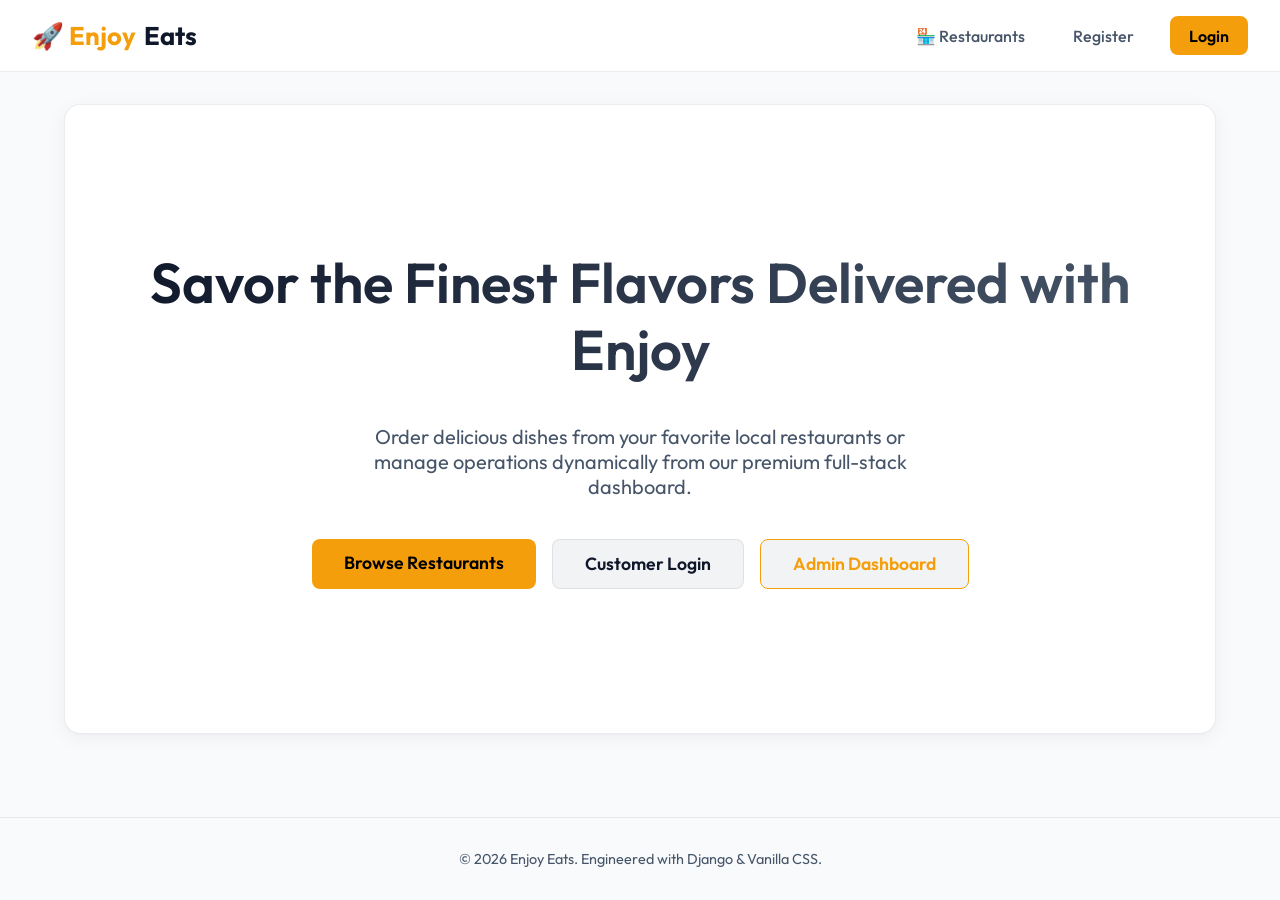
<file: templates/index.html>
<!DOCTYPE html>
<html lang="en">
<head>
    <meta charset="UTF-8">
    <meta name="viewport" content="width=device-width, initial-scale=1.0">
    <title>Enjoy Eats - Premium Food Delivery</title>
    <link rel="stylesheet" href="/static/css/style.css">
    <style>
        .hero {
            display: flex;
            flex-direction: column;
            align-items: center;
            justify-content: center;
            text-align: center;
            min-height: 70vh;
            gap: 1.5rem;
        }
        .hero h1 {
            font-size: 3.5rem;
            line-height: 1.2;
        }
        .hero p {
            font-size: 1.25rem;
            color: var(--text-secondary);
            max-width: 600px;
        }
        .hero-btns {
            display: flex;
            gap: 1rem;
            margin-top: 1rem;
        }
        .hero-btns a {
            padding: 0.8rem 2rem;
            font-size: 1.1rem;
        }
    </style>
</head>
<body>
    <nav class="navbar">
        <a href="/" class="nav-brand"><span>🚀 Enjoy</span> Eats</a>
        <div class="nav-links" id="navLinks">
            <!-- Dynamic Nav Links -->
        </div>
    </nav>

    <div class="container">
        <div class="hero card">
            <h1>Savor the Finest Flavors Delivered with <span>Enjoy</span></h1>
            <p>Order delicious dishes from your favorite local restaurants or manage operations dynamically from our premium full-stack dashboard.</p>
            <div class="hero-btns">
                <a href="/restaurants/" class="btn btn-primary" style="width: auto;">Browse Restaurants</a>
                <a href="/login/" class="btn btn-secondary" style="width: auto;" id="heroLoginBtn">Customer Login</a>
                <a href="/dashboard/" class="btn btn-secondary" style="width: auto; border: 1px solid var(--accent-color); color: var(--accent-color);">Admin Dashboard</a>
            </div>
        </div>
    </div>

    <footer>
        <p>&copy; 2026 Enjoy Eats. Engineered with Django & Vanilla CSS.</p>
    </footer>

    <script>
        // Clear stale Rahul Sharma sessions
        const checkUser = JSON.parse(localStorage.getItem('currentUser'));
        if (checkUser && (checkUser.full_name === 'Rahul Sharma' || checkUser.email === 'rahul@gmail.com')) {
            localStorage.removeItem('currentUser');
            window.location.reload();
        }

        // Check Login State
        document.addEventListener('DOMContentLoaded', () => {
            const user = JSON.parse(localStorage.getItem('currentUser'));
            const navLinks = document.getElementById('navLinks');
            const heroLoginBtn = document.getElementById('heroLoginBtn');

            if (user) {
                // User logged in
                navLinks.innerHTML = `
                    <span style="color: var(--text-secondary); margin-right: 0.5rem;">Hello, <strong>${user.full_name}</strong></span>
                    <a href="/restaurants/" class="nav-link">🏪 Restaurants</a>
                    <a href="/cart/" class="nav-link">🛒 Cart</a>
                    <a href="/orders/" class="nav-link">📦 My Orders</a>
                    <button class="nav-btn" onclick="logout()">Logout</button>
                `;
                if (heroLoginBtn) {
                    heroLoginBtn.textContent = 'View My Orders';
                    heroLoginBtn.href = '/orders/';
                }
            } else {
                // User logged out
                navLinks.innerHTML = `
                    <a href="/restaurants/" class="nav-link">🏪 Restaurants</a>
                    <a href="/register/" class="nav-link">Register</a>
                    <a href="/login/" class="nav-btn">Login</a>
                `;
            }
        });

        function logout() {
            localStorage.removeItem('currentUser');
            window.location.reload();
        }
    </script>
</body>
</html>
</file>
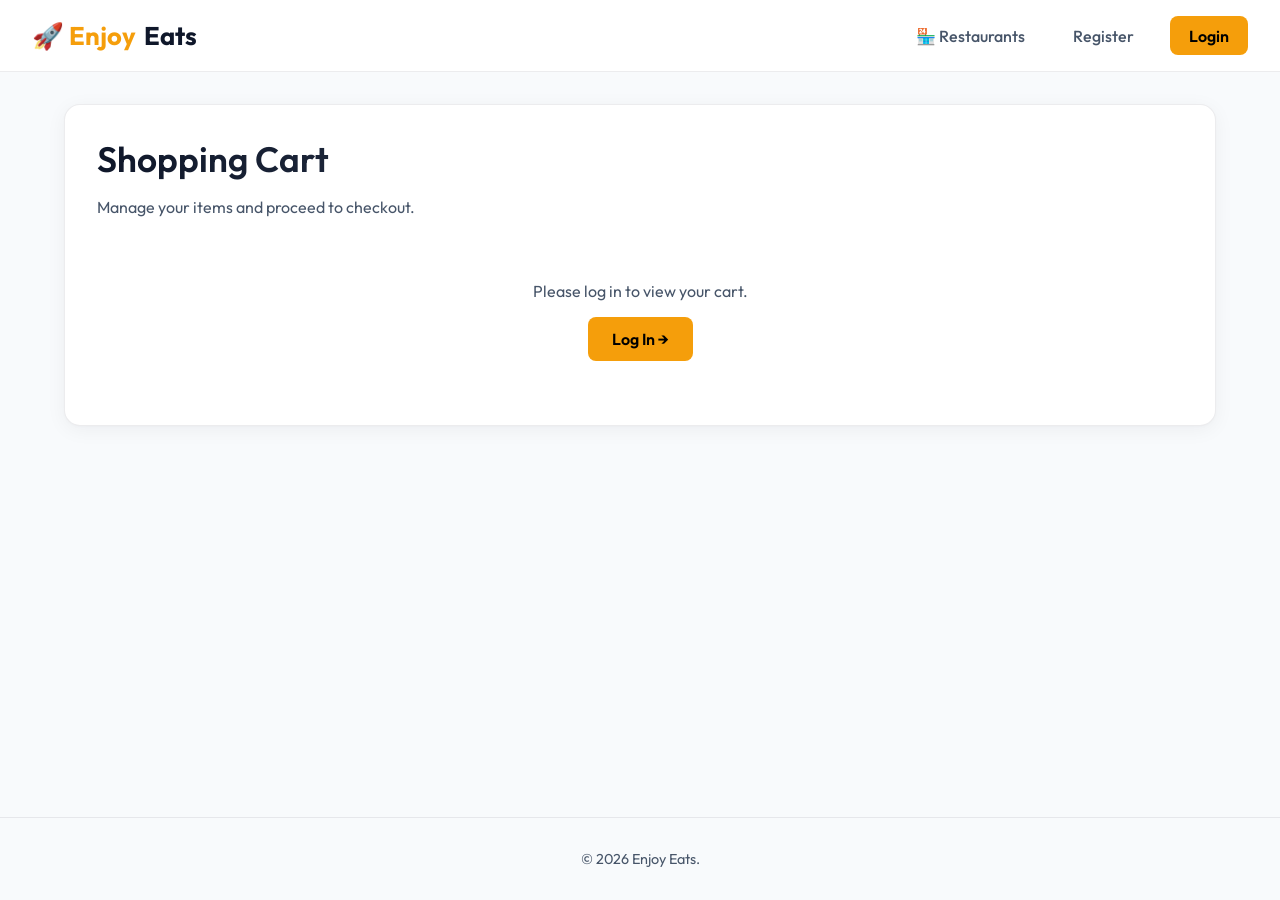
<file: templates/cart.html>
<!DOCTYPE html>
<html lang="en">
<head>
    <meta charset="UTF-8">
    <meta name="viewport" content="width=device-width, initial-scale=1.0">
    <title>My Cart - Enjoy Eats</title>
    <link rel="stylesheet" href="/static/css/style.css">
    <style>
        .cart-summary {
            margin-top: 1.5rem;
            padding-top: 1.5rem;
            border-top: 1px solid var(--border-color);
            display: flex;
            justify-content: space-between;
            align-items: center;
            font-size: 1.3rem;
            font-weight: 700;
        }
    </style>
</head>
<body>
    <nav class="navbar">
        <a href="/" class="nav-brand"><span>🚀 Enjoy</span> Eats</a>
        <div class="nav-links" id="navLinks">
            <!-- Dynamic navbar -->
        </div>
    </nav>

    <div class="container">
        <div class="card">
            <h1>Shopping Cart</h1>
            <p style="color: var(--text-secondary); margin-bottom: 2rem;">Manage your items and proceed to checkout.</p>

            <div id="alertBox"></div>

            <!-- Cart Table/List -->
            <div id="cartContent">
                <div style="text-align: center; padding: 2rem; color: var(--text-secondary);">Loading your cart...</div>
            </div>
        </div>
    </div>

    <footer>
        <p>&copy; 2026 Enjoy Eats.</p>
    </footer>

    <script>
        // Clear stale Rahul Sharma sessions
        const checkUser = JSON.parse(localStorage.getItem('currentUser'));
        if (checkUser && (checkUser.full_name === 'Rahul Sharma' || checkUser.email === 'rahul@gmail.com')) {
            localStorage.removeItem('currentUser');
            window.location.reload();
        }

        let currentUser = null;
        let cartId = null;
        let cartData = null;

        document.addEventListener('DOMContentLoaded', async () => {
            currentUser = JSON.parse(localStorage.getItem('currentUser'));
            setupNavbar();

            if (!currentUser) {
                document.getElementById('cartContent').innerHTML = `
                    <div style="text-align: center; padding: 2rem;">
                        <p style="color: var(--text-secondary); margin-bottom: 1rem;">Please log in to view your cart.</p>
                        <a href="/login/" class="btn btn-primary" style="width: auto;">Log In &rarr;</a>
                    </div>
                `;
                return;
            }

            await fetchCart();
        });

        function setupNavbar() {
            const links = document.getElementById('navLinks');
            if (currentUser) {
                links.innerHTML = `
                    <span style="color: var(--text-secondary); margin-right: 0.5rem;">Hello, <strong>${currentUser.full_name}</strong></span>
                    <a href="/restaurants/" class="nav-link">🏪 Restaurants</a>
                    <a href="/cart/" class="nav-link active">🛒 Cart</a>
                    <a href="/orders/" class="nav-link">📦 My Orders</a>
                    <button class="nav-btn" onclick="logout()">Logout</button>
                `;
            } else {
                links.innerHTML = `
                    <a href="/restaurants/" class="nav-link">🏪 Restaurants</a>
                    <a href="/register/" class="nav-link">Register</a>
                    <a href="/login/" class="nav-btn">Login</a>
                `;
            }
        }

        async function fetchCart() {
            const content = document.getElementById('cartContent');
            try {
                const response = await fetch('/api/carts/');
                if (response.ok) {
                    const carts = await response.json();
                    const match = carts.find(c => c.customer === currentUser.id);
                    if (match) {
                        cartId = match.id;
                        cartData = match;
                        renderCart();
                    } else {
                        content.innerHTML = '<div style="text-align: center; color: var(--text-secondary);">Your cart is empty.</div>';
                    }
                } else {
                    content.innerHTML = '<div style="text-align: center; color: var(--danger-color);">Error fetching cart.</div>';
                }
            } catch (err) {
                content.innerHTML = '<div style="text-align: center; color: var(--danger-color);">Server offline.</div>';
            }
        }

        function renderCart() {
            const content = document.getElementById('cartContent');
            const items = cartData.items || [];

            if (items.length === 0) {
                content.innerHTML = '<div style="text-align: center; padding: 2rem; color: var(--text-secondary);">Your cart is empty. Browse restaurants and add some food!</div>';
                return;
            }

            let subtotal = 0;
            let html = '<div class="cart-list">';
            items.forEach(item => {
                const price = parseFloat(item.food_detail.price);
                const total = price * item.quantity;
                subtotal += total;

                html += `
                    <div class="cart-row">
                        <div>
                            <h3 style="margin-bottom: 0.25rem;">${item.food_detail.name}</h3>
                            <div style="font-size: 0.85rem; color: var(--text-secondary);">${item.food_detail.restaurant_name} | ₹${price.toFixed(2)}</div>
                        </div>
                        <div class="qty-control">
                            <button class="qty-btn" onclick="updateQuantity(${item.id}, ${item.quantity - 1})">-</button>
                            <span style="font-weight: 600; font-size: 1.1rem; min-width: 20px; text-align: center;">${item.quantity}</span>
                            <button class="qty-btn" onclick="updateQuantity(${item.id}, ${item.quantity + 1})">+</button>
                            
                            <div style="font-weight: 700; min-width: 80px; text-align: right; margin-left: 1.5rem; color: var(--accent-color)">
                                ₹${total.toFixed(2)}
                            </div>
                        </div>
                    </div>
                `;
            });
            html += '</div>';

            html += `
                <div class="cart-summary">
                    <span>Total Amount</span>
                    <span style="color: var(--accent-color);">₹${subtotal.toFixed(2)}</span>
                </div>

                <div class="form-group" style="margin-top: 2rem;">
                    <label class="form-label" for="deliveryAddress">Delivery Address</label>
                    <textarea id="deliveryAddress" class="form-control" rows="2" placeholder="Confirm your delivery address...">${currentUser.address || ''}</textarea>
                </div>

                <button class="btn btn-primary" onclick="checkout()" style="margin-top: 1rem;">Place Order (Checkout)</button>
            `;

            content.innerHTML = html;
        }

        async function updateQuantity(itemId, newQty) {
            if (newQty <= 0) {
                // Delete item
                try {
                    const response = await fetch(`/api/cart-items/${itemId}/`, {
                        method: 'DELETE'
                    });
                    if (response.ok) {
                        fetchCart();
                    }
                } catch (err) {
                    console.error("Failed to delete cart item", err);
                }
                return;
            }

            try {
                const response = await fetch(`/api/cart-items/${itemId}/`, {
                    method: 'PATCH',
                    headers: { 'Content-Type': 'application/json' },
                    body: JSON.stringify({ quantity: newQty })
                });
                if (response.ok) {
                    fetchCart();
                }
            } catch (err) {
                console.error("Failed to update cart item", err);
            }
        }

        async function checkout() {
            const alertBox = document.getElementById('alertBox');
            alertBox.innerHTML = '';

            const address = document.getElementById('deliveryAddress').value.trim();
            if (!address) {
                alertBox.innerHTML = '<div class="alert alert-danger">Please provide a delivery address.</div>';
                return;
            }

            // Find restaurant ID from first item in cart
            const items = cartData.items || [];
            if (items.length === 0) return;
            const restaurantId = items[0].food_detail.restaurant;

            const payload = {
                customer: currentUser.id,
                restaurant: restaurantId,
                delivery_address: address
            };

            try {
                const response = await fetch('/api/orders/add/', {
                    method: 'POST',
                    headers: {
                        'Content-Type': 'application/json'
                    },
                    body: JSON.stringify(payload)
                });

                if (response.ok) {
                    const order = await response.json();
                    alertBox.innerHTML = `
                        <div class="alert alert-success">
                            Order #${order.id} placed successfully! Redirecting to orders screen...
                        </div>
                    `;
                    setTimeout(() => {
                        window.location.href = '/orders/';
                    }, 1500);
                } else {
                    const data = await response.json();
                    alertBox.innerHTML = `<div class="alert alert-danger">Checkout failed: ${data.error || JSON.stringify(data)}</div>`;
                }
            } catch (err) {
                alertBox.innerHTML = '<div class="alert alert-danger">Server connection failed during checkout.</div>';
            }
        }

        function logout() {
            localStorage.removeItem('currentUser');
            window.location.href = '/login/';
        }
    </script>
</body>
</html>
</file>
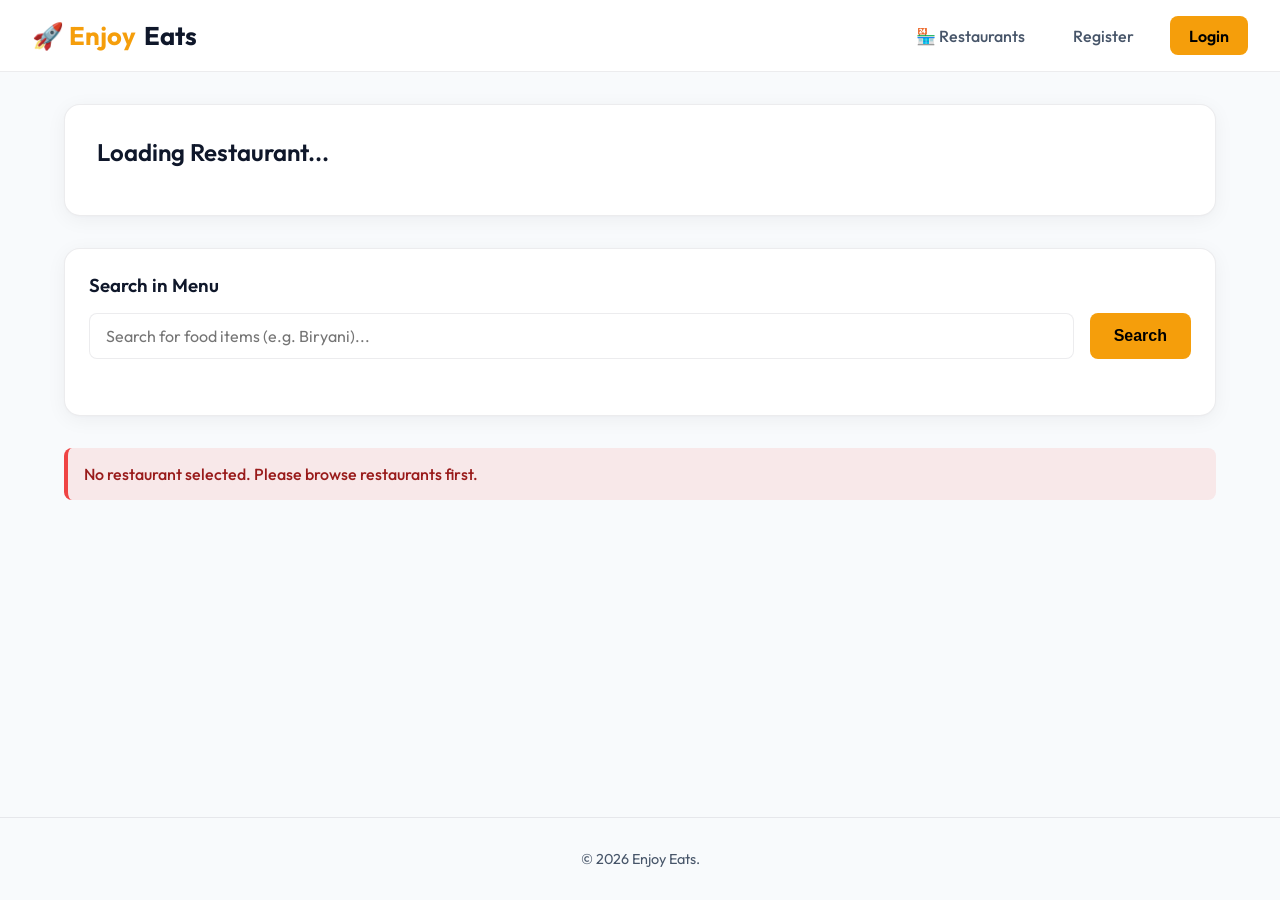
<file: templates/menu.html>
<!DOCTYPE html>
<html lang="en">
<head>
    <meta charset="UTF-8">
    <meta name="viewport" content="width=device-width, initial-scale=1.0">
    <title>View Menu - Enjoy Eats</title>
    <link rel="stylesheet" href="/static/css/style.css">
    <style>
        .category-header {
            margin-top: 2rem;
            margin-bottom: 1rem;
            border-bottom: 1px solid var(--border-color);
            padding-bottom: 0.5rem;
            color: var(--accent-color);
            font-size: 1.4rem;
        }
    </style>
</head>
<body>
    <nav class="navbar">
        <a href="/" class="nav-brand"><span>🚀 Enjoy</span> Eats</a>
        <div class="nav-links" id="navLinks">
            <!-- Dynamic navbar -->
        </div>
    </nav>

    <div class="container">
        <!-- Restaurant Header -->
        <div class="card restaurant-banner" id="restaurantHeader">
            <h2>Loading Restaurant...</h2>
        </div>

        <div id="alertBox"></div>

        <!-- Food search wrapper -->
        <div class="card" style="padding: 1.5rem; margin-bottom: 2rem;">
            <h3>Search in Menu</h3>
            <div class="search-wrapper">
                <input type="text" id="foodQuery" class="form-control" placeholder="Search for food items (e.g. Biryani)...">
                <button class="btn btn-primary" onclick="searchFoods()">Search</button>
            </div>
        </div>

        <!-- Menu Section -->
        <div id="menuContainer">
            <!-- Foods grouped by categories loaded dynamically -->
        </div>
    </div>

    <footer>
        <p>&copy; 2026 Enjoy Eats.</p>
    </footer>

    <script>
        // Clear stale Rahul Sharma sessions
        const checkUser = JSON.parse(localStorage.getItem('currentUser'));
        if (checkUser && (checkUser.full_name === 'Rahul Sharma' || checkUser.email === 'rahul@gmail.com')) {
            localStorage.removeItem('currentUser');
            window.location.reload();
        }

        let currentUser = null;
        let restaurantId = null;
        let userCartId = null;
        let menuItems = [];

        document.addEventListener('DOMContentLoaded', async () => {
            currentUser = JSON.parse(localStorage.getItem('currentUser'));
            setupNavbar();

            // Extract restaurant_id from query params
            const params = new URLSearchParams(window.location.search);
            restaurantId = params.get('restaurant_id');

            if (!restaurantId) {
                document.getElementById('menuContainer').innerHTML = '<div class="alert alert-danger">No restaurant selected. Please browse restaurants first.</div>';
                return;
            }

            await fetchRestaurantInfo();
            await fetchUserCart();
            await fetchFoods();

            document.getElementById('foodQuery').addEventListener('keypress', (e) => {
                if (e.key === 'Enter') {
                    searchFoods();
                }
            });
        });

        function setupNavbar() {
            const links = document.getElementById('navLinks');
            if (currentUser) {
                links.innerHTML = `
                    <span style="color: var(--text-secondary); margin-right: 0.5rem;">Hello, <strong>${currentUser.full_name}</strong></span>
                    <a href="/restaurants/" class="nav-link">🏪 Restaurants</a>
                    <a href="/cart/" class="nav-link">🛒 Cart</a>
                    <a href="/orders/" class="nav-link">📦 My Orders</a>
                    <button class="nav-btn" onclick="logout()">Logout</button>
                `;
            } else {
                links.innerHTML = `
                    <a href="/restaurants/" class="nav-link">🏪 Restaurants</a>
                    <a href="/register/" class="nav-link">Register</a>
                    <a href="/login/" class="nav-btn">Login</a>
                `;
            }
        }

        async function fetchRestaurantInfo() {
            const header = document.getElementById('restaurantHeader');
            try {
                const response = await fetch(`/api/restaurants/${restaurantId}/`);
                if (response.ok) {
                    const r = await response.json();
                    document.title = `${r.name} Menu - Enjoy Eats`;
                    header.innerHTML = `
                        <h1>${r.name}</h1>
                        <p style="color: var(--text-secondary);">${r.description || 'Premium local dining experience.'}</p>
                        <div style="font-size: 0.9rem; color: var(--text-secondary); display: flex; gap: 1.5rem; margin-top: 0.5rem;">
                            <span>📍 ${r.address}</span>
                            <span>📞 ${r.phone || 'N/A'}</span>
                        </div>
                    `;
                } else {
                    header.innerHTML = '<h2>Restaurant Not Found</h2>';
                }
            } catch (err) {
                header.innerHTML = '<h2>Server Offline</h2>';
            }
        }

        async function fetchUserCart() {
            if (!currentUser) return;

            try {
                // Fetch all carts and find the one belonging to customer
                const response = await fetch('/api/carts/');
                if (response.ok) {
                    const carts = await response.json();
                    const match = carts.find(c => c.customer === currentUser.id);
                    if (match) {
                        userCartId = match.id;
                    } else {
                        // Create cart
                        const createResponse = await fetch('/api/carts/', {
                            method: 'POST',
                            headers: { 'Content-Type': 'application/json' },
                            body: JSON.stringify({ customer: currentUser.id })
                        });
                        if (createResponse.ok) {
                            const newCart = await createResponse.json();
                            userCartId = newCart.id;
                        }
                    }
                }
            } catch (err) {
                console.error("Cart retrieval failed", err);
            }
        }

        async function fetchFoods() {
            const container = document.getElementById('menuContainer');
            container.innerHTML = '<div style="text-align: center; padding: 3rem; color: var(--text-secondary);">Loading menu items...</div>';

            try {
                const response = await fetch(`/api/foods/?restaurant=${restaurantId}`);
                if (response.ok) {
                    menuItems = await response.json();
                    renderMenu(menuItems);
                } else {
                    container.innerHTML = '<div style="text-align: center; color: var(--danger-color)">Failed to fetch menu items.</div>';
                }
            } catch (err) {
                container.innerHTML = '<div style="text-align: center; color: var(--danger-color)">Server Connection failed.</div>';
            }
        }

        async function searchFoods() {
            const query = document.getElementById('foodQuery').value.trim();
            if (!query) {
                renderMenu(menuItems);
                return;
            }

            const container = document.getElementById('menuContainer');
            container.innerHTML = '<div style="text-align: center; padding: 3rem; color: var(--text-secondary);">Searching menu...</div>';

            try {
                // Fetch all matching search query, then filter locally for this restaurant
                const response = await fetch(`/api/foods/search/?q=${encodeURIComponent(query)}`);
                if (response.ok) {
                    const searchData = await response.json();
                    const filtered = searchData.filter(f => f.restaurant == restaurantId);
                    renderMenu(filtered);
                } else {
                    container.innerHTML = '<div style="text-align: center; color: var(--danger-color)">Search failed.</div>';
                }
            } catch (err) {
                container.innerHTML = '<div style="text-align: center; color: var(--danger-color)">Connection offline.</div>';
            }
        }

        function renderMenu(items) {
            const container = document.getElementById('menuContainer');
            if (items.length === 0) {
                container.innerHTML = '<div style="text-align: center; padding: 3rem; color: var(--text-secondary);">No menu items found matching search query. Try "biryani"!</div>';
                return;
            }

            // Group foods by category
            const categories = {};
            items.forEach(item => {
                const cat = item.category || 'Other';
                if (!categories[cat]) {
                    categories[cat] = [];
                }
                categories[cat].push(item);
            });

            let html = '';
            for (const category in categories) {
                html += `<div class="category-header">${category}</div>`;
                html += `<div class="grid">`;
                html += categories[category].map(food => `
                    <div class="item-card">
                        <div>
                            <img src="${food.image_url || 'https://images.unsplash.com/photo-1546069901-ba9599a7e63c?w=500'}" alt="${food.name}" style="width: 100%; height: 140px; object-fit: cover; border-radius: 8px; margin-bottom: 1rem; border: 1px solid var(--border-color);">
                            <div class="item-header">
                                <h3>${food.name}</h3>
                                <span class="item-badge ${food.is_available ? 'success' : 'danger'}">
                                    ${food.is_available ? 'Available' : 'Unavailable'}
                                </span>
                            </div>
                            <p style="color: var(--text-secondary); font-size: 0.9rem; margin-bottom: 1rem;">
                                ${food.description || 'Delectable and freshly prepared.'}
                            </p>
                        </div>
                        <div>
                            <div class="price-tag">₹${parseFloat(food.price).toFixed(2)}</div>
                            <button class="btn btn-primary" onclick="addToCart(${food.id})" ${food.is_available ? '' : 'disabled'}>
                                ${food.is_available ? 'Add to Cart' : 'Out of Stock'}
                            </button>
                        </div>
                    </div>
                `).join('');
                html += `</div>`;
            }

            container.innerHTML = html;
        }

        async function addToCart(foodId) {
            const alertBox = document.getElementById('alertBox');
            alertBox.innerHTML = '';

            if (!currentUser) {
                alertBox.innerHTML = `
                    <div class="alert alert-danger">
                        Please <a href="/login/" style="color: #fff; text-decoration: underline;">log in</a> as a customer to add items to your cart.
                    </div>
                `;
                return;
            }

            if (!userCartId) {
                alertBox.innerHTML = '<div class="alert alert-danger">Error: Could not locate your shopping cart. Please reload the page.</div>';
                return;
            }

            try {
                const response = await fetch(`/api/carts/${userCartId}/add_item/`, {
                    method: 'POST',
                    headers: {
                        'Content-Type': 'application/json'
                    },
                    body: JSON.stringify({ food_id: foodId, quantity: 1 })
                });

                if (response.ok) {
                    alertBox.innerHTML = `
                        <div class="alert alert-success">
                            Added to cart! <a href="/cart/" style="color: #fff; text-decoration: underline; font-weight: 600;">Go to Cart &rarr;</a>
                        </div>
                    `;
                    // Auto scroll to top to see alert
                    window.scrollTo({ top: 0, behavior: 'smooth' });
                } else {
                    const data = await response.json();
                    alertBox.innerHTML = `<div class="alert alert-danger">Error: ${data.error || JSON.stringify(data)}</div>`;
                    window.scrollTo({ top: 0, behavior: 'smooth' });
                }
            } catch (err) {
                alertBox.innerHTML = '<div class="alert alert-danger">Network error adding to cart.</div>';
            }
        }

        function logout() {
            localStorage.removeItem('currentUser');
            window.location.href = '/login/';
        }
    </script>
</body>
</html>
</file>
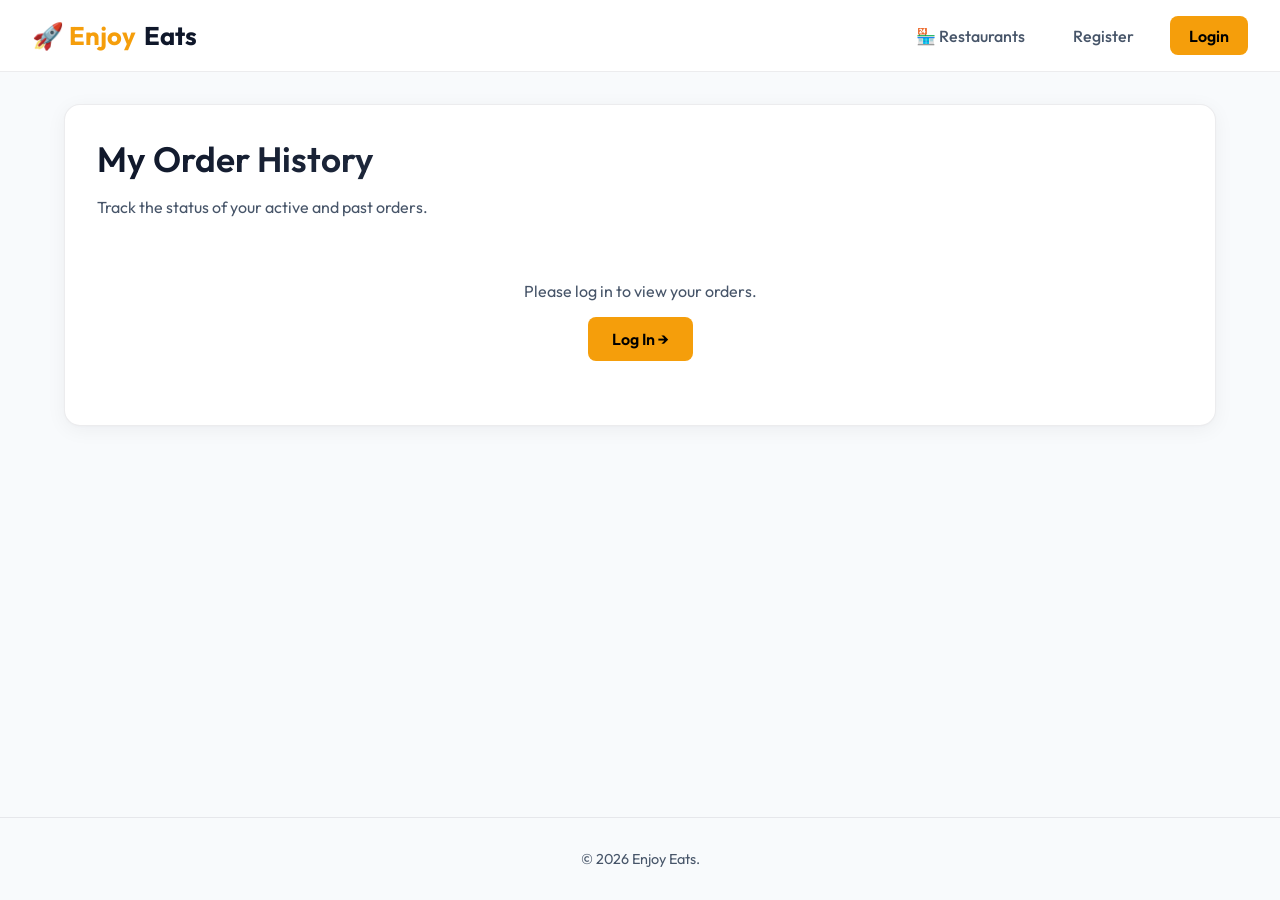
<file: templates/orders.html>
<!DOCTYPE html>
<html lang="en">
<head>
    <meta charset="UTF-8">
    <meta name="viewport" content="width=device-width, initial-scale=1.0">
    <title>My Orders - Enjoy Eats</title>
    <link rel="stylesheet" href="/static/css/style.css">
    <style>
        .order-card {
            border: 1px solid var(--border-color);
            border-radius: 12px;
            background: rgba(255, 255, 255, 0.01);
            padding: 1.5rem;
            margin-bottom: 1.5rem;
        }
        .order-header {
            display: flex;
            justify-content: space-between;
            align-items: center;
            border-bottom: 1px solid var(--border-color);
            padding-bottom: 0.75rem;
            margin-bottom: 1rem;
        }
        .order-items-list {
            margin: 1rem 0;
            padding-left: 1.25rem;
            color: var(--text-secondary);
            font-size: 0.95rem;
        }
    </style>
</head>
<body>
    <nav class="navbar">
        <a href="/" class="nav-brand"><span>🚀 Enjoy</span> Eats</a>
        <div class="nav-links" id="navLinks">
            <!-- Dynamic navbar -->
        </div>
    </nav>

    <div class="container">
        <div class="card">
            <h1>My Order History</h1>
            <p style="color: var(--text-secondary); margin-bottom: 2rem;">Track the status of your active and past orders.</p>

            <div id="ordersContainer">
                <div style="text-align: center; padding: 2rem; color: var(--text-secondary);">Loading order history...</div>
            </div>
        </div>
    </div>

    <footer>
        <p>&copy; 2026 Enjoy Eats.</p>
    </footer>

    <script>
        // Clear stale Rahul Sharma sessions
        const checkUser = JSON.parse(localStorage.getItem('currentUser'));
        if (checkUser && (checkUser.full_name === 'Rahul Sharma' || checkUser.email === 'rahul@gmail.com')) {
            localStorage.removeItem('currentUser');
            window.location.reload();
        }

        let currentUser = null;

        document.addEventListener('DOMContentLoaded', () => {
            currentUser = JSON.parse(localStorage.getItem('currentUser'));
            setupNavbar();

            if (!currentUser) {
                document.getElementById('ordersContainer').innerHTML = `
                    <div style="text-align: center; padding: 2rem;">
                        <p style="color: var(--text-secondary); margin-bottom: 1rem;">Please log in to view your orders.</p>
                        <a href="/login/" class="btn btn-primary" style="width: auto;">Log In &rarr;</a>
                    </div>
                `;
                return;
            }

            fetchOrders();
        });

        function setupNavbar() {
            const links = document.getElementById('navLinks');
            if (currentUser) {
                links.innerHTML = `
                    <span style="color: var(--text-secondary); margin-right: 0.5rem;">Hello, <strong>${currentUser.full_name}</strong></span>
                    <a href="/restaurants/" class="nav-link">🏪 Restaurants</a>
                    <a href="/cart/" class="nav-link">🛒 Cart</a>
                    <a href="/orders/" class="nav-link active">📦 My Orders</a>
                    <button class="nav-btn" onclick="logout()">Logout</button>
                `;
            } else {
                links.innerHTML = `
                    <a href="/restaurants/" class="nav-link">🏪 Restaurants</a>
                    <a href="/register/" class="nav-link">Register</a>
                    <a href="/login/" class="nav-btn">Login</a>
                `;
            }
        }

        async function fetchOrders() {
            const container = document.getElementById('ordersContainer');
            try {
                const response = await fetch('/api/orders/');
                if (response.ok) {
                    const data = await response.json();
                    // Filter orders belonging to the current customer
                    const customerOrders = data.filter(order => order.customer === currentUser.id);
                    renderOrders(customerOrders);
                } else {
                    container.innerHTML = '<div style="text-align: center; color: var(--danger-color);">Failed to retrieve orders.</div>';
                }
            } catch (err) {
                container.innerHTML = '<div style="text-align: center; color: var(--danger-color);">Server connection offline.</div>';
            }
        }

        function renderOrders(list) {
            const container = document.getElementById('ordersContainer');
            if (list.length === 0) {
                container.innerHTML = '<div style="text-align: center; padding: 2rem; color: var(--text-secondary);">You have not placed any orders yet.</div>';
                return;
            }

            // Sort orders by ID descending (newest first)
            list.sort((a, b) => b.id - a.id);

            container.innerHTML = list.map(o => {
                const date = new Date(o.created_at).toLocaleString();
                const statusClass = getStatusClass(o.status);
                
                const itemsHtml = (o.items || []).map(item => `
                    <li>${item.quantity} x ${item.food_detail.name} (₹${parseFloat(item.price).toFixed(2)})</li>
                `).join('');

                return `
                    <div class="order-card">
                        <div class="order-header">
                            <div>
                                <span style="font-weight: 700; font-size: 1.15rem;">Order #${o.id}</span>
                                <span style="font-size: 0.85rem; color: var(--text-secondary); margin-left: 1rem;">${date}</span>
                            </div>
                            <span class="item-badge ${statusClass}">${o.status}</span>
                        </div>
                        <div>
                            <div style="font-weight: 600; color: var(--accent-color); margin-bottom: 0.25rem;">${o.restaurant_name}</div>
                            <div style="font-size: 0.9rem; color: var(--text-secondary);">Delivery Address: ${o.delivery_address}</div>
                            
                            <ul class="order-items-list">
                                ${itemsHtml}
                            </ul>

                            <div style="display: flex; justify-content: space-between; align-items: center; margin-top: 1rem;">
                                <span style="color: var(--text-secondary);">Total Price:</span>
                                <span style="font-weight: 700; font-size: 1.2rem; color: var(--accent-color);">₹${parseFloat(o.total_price).toFixed(2)}</span>
                            </div>
                        </div>
                    </div>
                `;
            }).join('');
        }

        function getStatusClass(status) {
            switch(status) {
                case 'Pending': return 'info';
                case 'Preparing': return '';
                case 'Out for Delivery': return 'info';
                case 'Delivered': return 'success';
                case 'Cancelled': return 'danger';
                default: return '';
            }
        }

        function logout() {
            localStorage.removeItem('currentUser');
            window.location.href = '/login/';
        }
    </script>
</body>
</html>
</file>
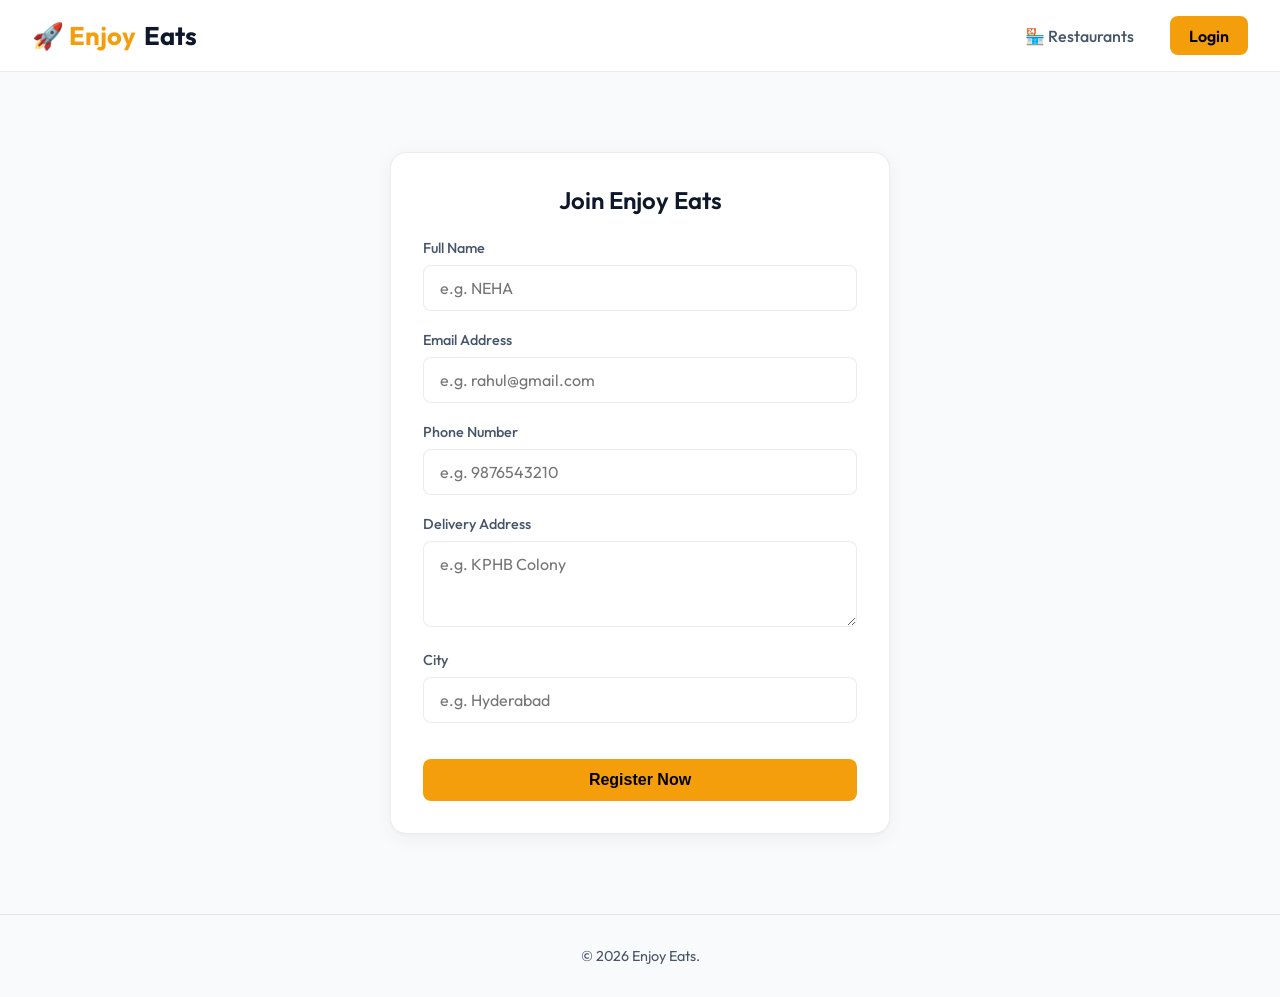
<file: templates/register.html>
<!DOCTYPE html>
<html lang="en">
<head>
    <meta charset="UTF-8">
    <meta name="viewport" content="width=device-width, initial-scale=1.0">
    <title>Customer Registration - Enjoy Eats</title>
    <link rel="stylesheet" href="/static/css/style.css">
    <style>
        .form-container {
            max-width: 500px;
            margin: 3rem auto;
        }
    </style>
</head>
<body>
    <nav class="navbar">
        <a href="/" class="nav-brand"><span>🚀 Enjoy</span> Eats</a>
        <div class="nav-links">
            <a href="/restaurants/" class="nav-link">🏪 Restaurants</a>
            <a href="/login/" class="nav-btn">Login</a>
        </div>
    </nav>

    <div class="container">
        <div class="card form-container">
            <h2 style="text-align: center; margin-bottom: 1.5rem;">Join Enjoy Eats</h2>
            <div id="alertBox"></div>
            <form id="registerForm">
                <div class="form-group">
                    <label class="form-label" for="fullName">Full Name</label>
                    <input type="text" id="fullName" class="form-control" placeholder="e.g. NEHA" required>
                </div>
                <div class="form-group">
                    <label class="form-label" for="email">Email Address</label>
                    <input type="email" id="email" class="form-control" placeholder="e.g. rahul@gmail.com" required>
                </div>
                <div class="form-group">
                    <label class="form-label" for="phone">Phone Number</label>
                    <input type="tel" id="phone" class="form-control" placeholder="e.g. 9876543210" required>
                </div>
                <div class="form-group">
                    <label class="form-label" for="address">Delivery Address</label>
                    <textarea id="address" class="form-control" rows="3" placeholder="e.g. KPHB Colony" required></textarea>
                </div>
                <div class="form-group">
                    <label class="form-label" for="city">City</label>
                    <input type="text" id="city" class="form-control" placeholder="e.g. Hyderabad" required>
                </div>
                <button type="submit" class="btn btn-primary" style="margin-top: 1rem;">Register Now</button>
            </form>
        </div>
    </div>

    <footer>
        <p>&copy; 2026 Enjoy Eats.</p>
    </footer>

    <script>
        // Clear stale Rahul Sharma sessions
        const checkUser = JSON.parse(localStorage.getItem('currentUser'));
        if (checkUser && (checkUser.full_name === 'Rahul Sharma' || checkUser.email === 'rahul@gmail.com')) {
            localStorage.removeItem('currentUser');
            window.location.reload();
        }

        document.getElementById('registerForm').addEventListener('submit', async (e) => {
            e.preventDefault();
            const alertBox = document.getElementById('alertBox');
            alertBox.innerHTML = '';

            const payload = {
                full_name: document.getElementById('fullName').value,
                email: document.getElementById('email').value,
                phone: document.getElementById('phone').value,
                address: document.getElementById('address').value,
                city: document.getElementById('city').value
            };

            try {
                const response = await fetch('/api/customers/add/', {
                    method: 'POST',
                    headers: {
                        'Content-Type': 'application/json'
                    },
                    body: JSON.stringify(payload)
                });

                if (response.ok) {
                    const customer = await response.json();
                    
                    // Show success
                    alertBox.innerHTML = `
                        <div class="alert alert-success">
                            Registration successful! Logging you in...
                        </div>
                    `;

                    // Auto Login - Save to Local Storage
                    localStorage.setItem('currentUser', JSON.stringify({
                        id: customer.id,
                        full_name: customer.full_name,
                        email: customer.email,
                        address: customer.address
                    }));

                    // Automatically create an empty Cart for them
                    try {
                        await fetch('/api/carts/', {
                            method: 'POST',
                            headers: { 'Content-Type': 'application/json' },
                            body: JSON.stringify({ customer: customer.id })
                        });
                    } catch(err) {
                        console.error("Cart pre-creation failed", err);
                    }

                    setTimeout(() => {
                        window.location.href = '/restaurants/';
                    }, 1500);

                } else {
                    const data = await response.json();
                    alertBox.innerHTML = `
                        <div class="alert alert-danger">
                            Error: ${JSON.stringify(data)}
                        </div>
                    `;
                }
            } catch (err) {
                alertBox.innerHTML = `
                    <div class="alert alert-danger">
                        Connection failed. Check if server is running.
                    </div>
                `;
            }
        });
    </script>
</body>
</html>
</file>
<file: static/css/style.css>
/* Google Fonts Import */
@import url('https://fonts.googleapis.com/css2?family=Outfit:wght@300;400;500;600;700&display=swap');

:root {
    --bg-primary: #ffffff;
    --bg-secondary: #ffffff;
    --bg-body: #f8fafc; /* Soft off-white */
    --border-color: rgba(15, 23, 42, 0.08); /* Soft dark border */
    --accent-color: #f59e0b; /* Amber */
    --accent-hover: #d97706;
    --text-primary: #0f172a; /* Slate-900 */
    --text-secondary: #475569; /* Slate-600 */
    --success-color: #10b981; /* Emerald */
    --danger-color: #ef4444; /* Rose */
    --info-color: #3b82f6; /* Blue */
    --glass-blur: none;
    --card-shadow: 0 4px 20px rgba(15, 23, 42, 0.05), 0 1px 3px rgba(15, 23, 42, 0.02);
    --transition: all 0.3s cubic-bezier(0.4, 0, 0.2, 1);
}

* {
    margin: 0;
    padding: 0;
    box-sizing: border-box;
}

body {
    font-family: 'Outfit', sans-serif;
    background: var(--bg-body);
    color: var(--text-primary);
    min-height: 100vh;
    display: flex;
    flex-direction: column;
    overflow-x: hidden;
}

/* Scrollbar Customization */
::-webkit-scrollbar {
    width: 8px;
}
::-webkit-scrollbar-track {
    background: #f1f5f9;
}
::-webkit-scrollbar-thumb {
    background: #cbd5e1;
    border-radius: 4px;
}
::-webkit-scrollbar-thumb:hover {
    background: #94a3b8;
}

/* Navbar */
.navbar {
    position: sticky;
    top: 0;
    z-index: 100;
    background: rgba(255, 255, 255, 0.9);
    backdrop-filter: blur(12px);
    border-bottom: 1px solid var(--border-color);
    padding: 1rem 2rem;
    display: flex;
    justify-content: space-between;
    align-items: center;
}

.nav-brand {
    font-size: 1.6rem;
    font-weight: 700;
    color: var(--text-primary);
    text-decoration: none;
    display: flex;
    align-items: center;
    gap: 0.5rem;
}

.nav-brand span {
    color: var(--accent-color);
}

.nav-links {
    display: flex;
    gap: 1.5rem;
    align-items: center;
}

.nav-link {
    color: var(--text-secondary);
    text-decoration: none;
    font-weight: 500;
    font-size: 1rem;
    transition: var(--transition);
    padding: 0.5rem 0.75rem;
    border-radius: 6px;
    display: flex;
    align-items: center;
    gap: 0.35rem;
}

.nav-link:hover, .nav-link.active {
    color: var(--text-primary);
    background: rgba(15, 23, 42, 0.05);
}

.nav-btn {
    background: var(--accent-color);
    color: #000;
    font-weight: 600;
    padding: 0.6rem 1.2rem;
    border-radius: 8px;
    text-decoration: none;
    transition: var(--transition);
    border: none;
    cursor: pointer;
}

.nav-btn:hover {
    background: var(--accent-hover);
    transform: translateY(-2px);
    box-shadow: 0 4px 15px rgba(245, 158, 11, 0.3);
}

/* Container */
.container {
    max-width: 1200px;
    margin: 2rem auto;
    padding: 0 1.5rem;
    width: 100%;
    flex: 1;
}

/* Cards */
.card {
    background: var(--bg-secondary);
    border: 1px solid var(--border-color);
    border-radius: 16px;
    padding: 2rem;
    box-shadow: var(--card-shadow);
    margin-bottom: 2rem;
}

/* Headers */
h1, h2, h3 {
    margin-bottom: 1rem;
    font-weight: 600;
}

h1 {
    font-size: 2.2rem;
    background: linear-gradient(to right, #0f172a, var(--text-secondary));
    -webkit-background-clip: text;
    -webkit-text-fill-color: transparent;
}

/* Buttons */
.btn {
    display: inline-block;
    padding: 0.75rem 1.5rem;
    border-radius: 8px;
    font-size: 1rem;
    font-weight: 600;
    text-align: center;
    text-decoration: none;
    cursor: pointer;
    transition: var(--transition);
    border: none;
    width: 100%;
}

.btn-primary {
    background: var(--accent-color);
    color: #000;
}

.btn-primary:hover {
    background: var(--accent-hover);
    box-shadow: 0 4px 15px rgba(245, 158, 11, 0.3);
    transform: translateY(-1px);
}

.btn-secondary {
    background: rgba(15, 23, 42, 0.05);
    color: var(--text-primary);
    border: 1px solid var(--border-color);
}

.btn-secondary:hover {
    background: rgba(15, 23, 42, 0.1);
}

.btn-danger {
    background: var(--danger-color);
    color: #fff;
}

.btn-danger:hover {
    background: #be123c;
    box-shadow: 0 4px 15px rgba(239, 68, 68, 0.3);
}

/* Forms */
.form-group {
    margin-bottom: 1.25rem;
}

.form-label {
    display: block;
    margin-bottom: 0.5rem;
    font-size: 0.9rem;
    font-weight: 500;
    color: var(--text-secondary);
}

.form-control {
    width: 100%;
    padding: 0.75rem 1rem;
    background: #ffffff;
    border: 1px solid var(--border-color);
    border-radius: 8px;
    color: var(--text-primary);
    font-family: inherit;
    font-size: 1rem;
    transition: var(--transition);
}

.form-control:focus {
    outline: none;
    border-color: var(--accent-color);
    background: #ffffff;
    box-shadow: 0 0 0 2px rgba(245, 158, 11, 0.15);
}

/* Search Bar styling */
.search-wrapper {
    display: flex;
    gap: 1rem;
    margin-bottom: 2rem;
}

.search-wrapper .form-control {
    flex: 1;
}

.search-wrapper .btn {
    width: auto;
}

/* Grid Layouts */
.grid {
    display: grid;
    grid-template-columns: repeat(auto-fill, minmax(280px, 1fr));
    gap: 1.5rem;
}

/* Item Cards */
.item-card {
    background: var(--bg-secondary);
    border: 1px solid var(--border-color);
    border-radius: 12px;
    padding: 1.5rem;
    transition: var(--transition);
    display: flex;
    flex-direction: column;
    justify-content: space-between;
    height: 100%;
    box-shadow: 0 2px 10px rgba(15, 23, 42, 0.02);
}

.item-card:hover {
    transform: translateY(-4px);
    border-color: rgba(245, 158, 11, 0.3);
    box-shadow: var(--card-shadow);
}

.item-header {
    display: flex;
    justify-content: space-between;
    align-items: flex-start;
    margin-bottom: 0.75rem;
}

.item-badge {
    background: rgba(245, 158, 11, 0.1);
    color: var(--accent-color);
    padding: 0.25rem 0.5rem;
    border-radius: 4px;
    font-size: 0.8rem;
    font-weight: 600;
}

.item-badge.success {
    background: rgba(16, 185, 129, 0.1);
    color: var(--success-color);
}

.item-badge.danger {
    background: rgba(239, 68, 68, 0.1);
    color: var(--danger-color);
}

.item-badge.info {
    background: rgba(59, 130, 246, 0.1);
    color: var(--info-color);
}

.price-tag {
    font-size: 1.25rem;
    font-weight: 700;
    color: var(--accent-color);
    margin-top: auto;
    margin-bottom: 1rem;
}

/* Details banner */
.restaurant-banner {
    display: flex;
    flex-direction: column;
    gap: 0.5rem;
    margin-bottom: 2rem;
}

/* Cart Specific Styles */
.cart-list {
    display: flex;
    flex-direction: column;
    gap: 1rem;
}

.cart-row {
    display: flex;
    justify-content: space-between;
    align-items: center;
    padding: 1rem;
    background: rgba(15, 23, 42, 0.02);
    border-radius: 8px;
    border: 1px solid var(--border-color);
}

.qty-control {
    display: flex;
    align-items: center;
    gap: 0.75rem;
}

.qty-btn {
    width: 28px;
    height: 28px;
    border-radius: 50%;
    border: 1px solid var(--border-color);
    background: rgba(15, 23, 42, 0.05);
    color: var(--text-primary);
    cursor: pointer;
    font-weight: bold;
    display: flex;
    align-items: center;
    justify-content: center;
    transition: var(--transition);
}

.qty-btn:hover {
    background: var(--accent-color);
    color: #000;
}

/* Tables in Admin Dashboard */
.table-wrapper {
    overflow-x: auto;
    margin-top: 1rem;
}

table {
    width: 100%;
    border-collapse: collapse;
    text-align: left;
    font-size: 0.95rem;
}

th, td {
    padding: 1rem;
    border-bottom: 1px solid var(--border-color);
}

th {
    color: var(--text-secondary);
    font-weight: 600;
}

tr:hover td {
    background: rgba(15, 23, 42, 0.02);
}

/* Status selection style */
.status-select {
    background: #ffffff;
    border: 1px solid var(--border-color);
    color: var(--text-primary);
    padding: 0.4rem 0.8rem;
    border-radius: 6px;
    cursor: pointer;
    font-weight: 500;
}

.status-select:focus {
    outline: none;
    border-color: var(--accent-color);
}

/* Modals */
.modal {
    display: none;
    position: fixed;
    top: 0;
    left: 0;
    width: 100%;
    height: 100%;
    background: rgba(15, 23, 42, 0.4);
    backdrop-filter: blur(4px);
    z-index: 1000;
    justify-content: center;
    align-items: center;
}

.modal-content {
    background: #ffffff;
    border: 1px solid var(--border-color);
    border-radius: 16px;
    padding: 2rem;
    width: 100%;
    max-width: 500px;
    box-shadow: 0 20px 40px rgba(15, 23, 42, 0.15);
    position: relative;
    animation: modalSlide 0.3s cubic-bezier(0.4, 0, 0.2, 1);
    color: var(--text-primary);
}

@keyframes modalSlide {
    from { transform: translateY(-30px); opacity: 0; }
    to { transform: translateY(0); opacity: 1; }
}

.close-btn {
    position: absolute;
    top: 1rem;
    right: 1.25rem;
    font-size: 1.5rem;
    cursor: pointer;
    color: var(--text-secondary);
    transition: var(--transition);
}

.close-btn:hover {
    color: var(--text-primary);
}

/* Footer */
footer {
    text-align: center;
    padding: 2rem;
    border-top: 1px solid var(--border-color);
    color: var(--text-secondary);
    font-size: 0.9rem;
    margin-top: auto;
}

/* Alerts / Messages */
.alert {
    padding: 1rem;
    border-radius: 8px;
    margin-bottom: 1.5rem;
    font-weight: 500;
    display: flex;
    justify-content: space-between;
    align-items: center;
    border-left: 4px solid;
}

.alert-success {
    background: rgba(16, 185, 129, 0.1);
    border-left-color: var(--success-color);
    color: #065f46;
}

.alert-danger {
    background: rgba(239, 68, 68, 0.1);
    border-left-color: var(--danger-color);
    color: #991b1b;
}

/* Tab controls */
.tabs {
    display: flex;
    gap: 1rem;
    margin-bottom: 1.5rem;
    border-bottom: 1px solid var(--border-color);
    padding-bottom: 0.5rem;
}

.tab {
    padding: 0.5rem 1rem;
    cursor: pointer;
    color: var(--text-secondary);
    font-weight: 500;
    transition: var(--transition);
    border-radius: 6px 6px 0 0;
}

.tab:hover, .tab.active {
    color: var(--text-primary);
    background: rgba(15, 23, 42, 0.05);
}

.tab.active {
    border-bottom: 2px solid var(--accent-color);
    border-radius: 6px 6px 0 0;
}
</file>
